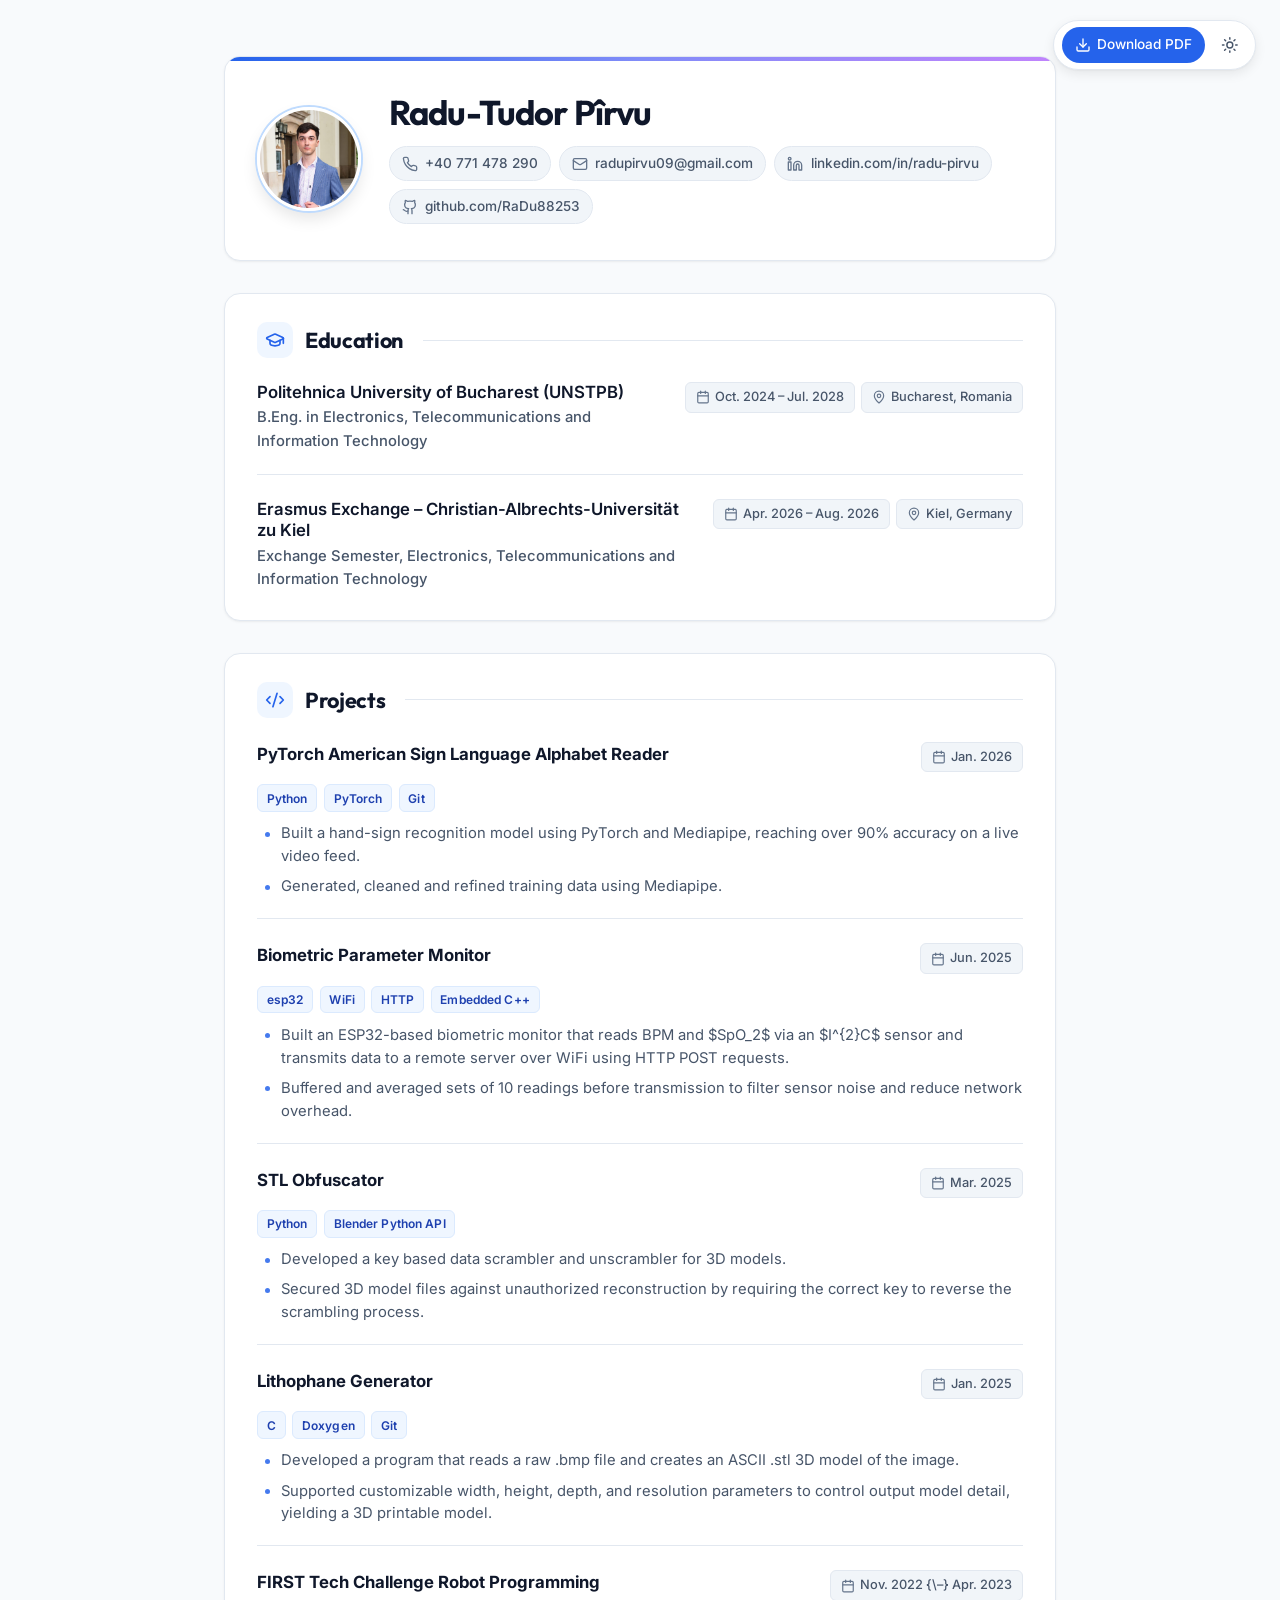
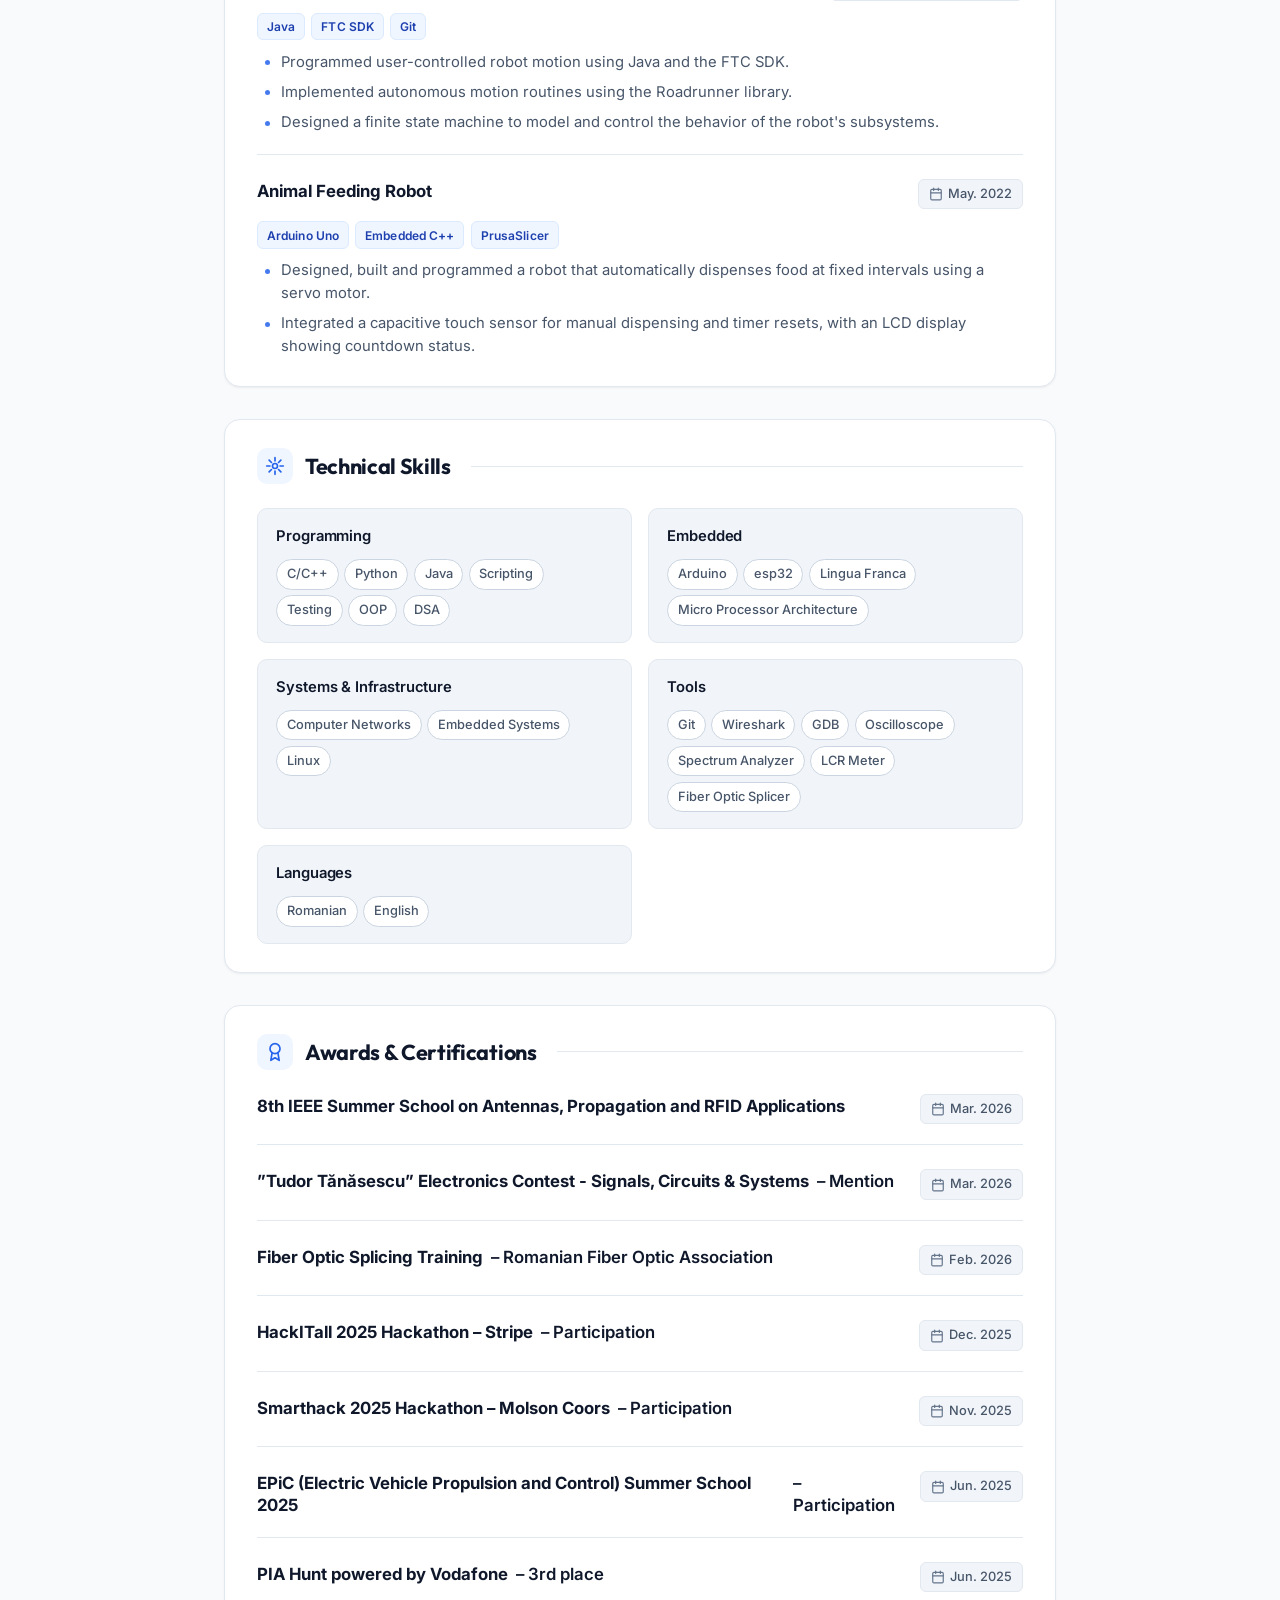
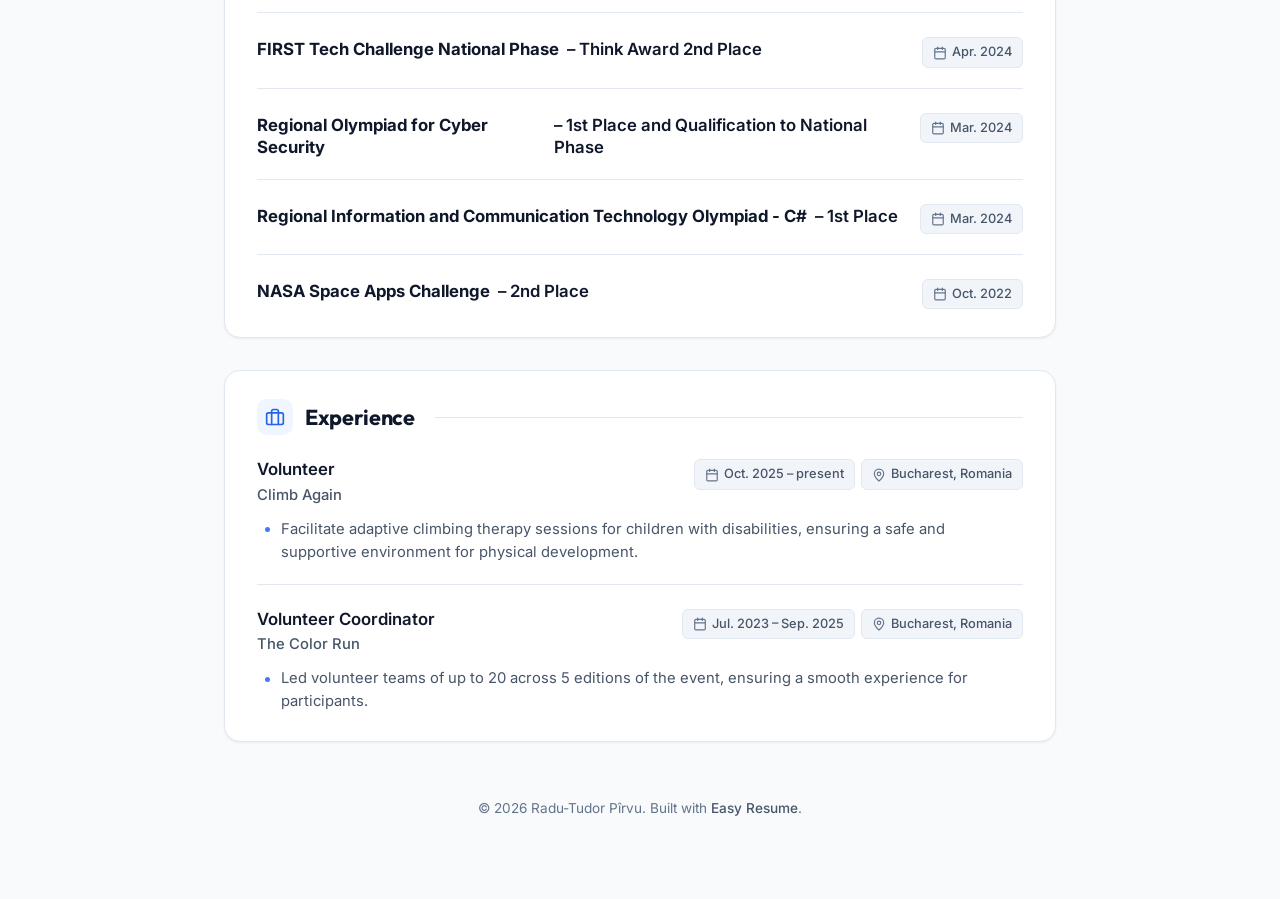
<file: index.html>
<!DOCTYPE html>
<html lang="en">
<head>
    <meta charset="UTF-8">
    <meta name="viewport" content="width=device-width, initial-scale=1.0">
    <title>Radu-Tudor Pîrvu &mdash; Portfolio &amp; Resume</title>
    <meta name="description" content="Resume and portfolio of Radu-Tudor Pîrvu">
    
    <!-- Google Fonts -->
    <link rel="preconnect" href="https://fonts.googleapis.com">
    <link rel="preconnect" href="https://fonts.gstatic.com" crossorigin>
    <link href="https://fonts.googleapis.com/css2?family=Inter:wght@300;400;500;600;700&family=Outfit:wght@500;600;700;800&display=swap" rel="stylesheet">
    
    <link rel="stylesheet" href="style.css">
</head>
<body>
    <a href="#main-content" class="skip-link">Skip to main content</a>
    
    <!-- Floating Action Toolbar -->
    <aside class="action-toolbar" aria-label="Page Actions">
        <a href="resume.pdf" class="action-btn pdf-btn" download aria-label="Download Resume PDF"><svg class="action-btn-icon" xmlns="http://www.w3.org/2000/svg" width="16" height="16" viewBox="0 0 24 24" fill="none" stroke="currentColor" stroke-width="2" stroke-linecap="round" stroke-linejoin="round" aria-hidden="true"><path d="M21 15v4a2 2 0 0 1-2 2H5a2 2 0 0 1-2-2v-4"/><polyline points="7 10 12 15 17 10"/><line x1="12" x2="12" y1="15" y2="3"/></svg><span>Download PDF</span></a><button id="theme-toggle" class="theme-toggle-btn" aria-label="Toggle Color Theme" title="Toggle dark/light theme">
        <svg class="theme-icon sun-icon" xmlns="http://www.w3.org/2000/svg" width="18" height="18" viewBox="0 0 24 24" fill="none" stroke="currentColor" stroke-width="2" stroke-linecap="round" stroke-linejoin="round" aria-hidden="true"><circle cx="12" cy="12" r="4"/><path d="M12 2v2"/><path d="M12 20v2"/><path d="m4.93 4.93 1.41 1.41"/><path d="m17.66 17.66 1.41 1.41"/><path d="M2 12h2"/><path d="M20 12h2"/><path d="m6.34 17.66-1.41 1.41"/><path d="m19.07 4.93-1.41 1.41"/></svg>
        <svg class="theme-icon moon-icon" xmlns="http://www.w3.org/2000/svg" width="18" height="18" viewBox="0 0 24 24" fill="none" stroke="currentColor" stroke-width="2" stroke-linecap="round" stroke-linejoin="round" aria-hidden="true"><path d="M12 3a6 6 0 0 0 9 9 9 9 0 1 1-9-9Z"/></svg>
    </button>
    </aside>

    <div class="portfolio-container">
        <!-- Hero Header -->
        <header class="portfolio-header">
            <div class="header-main">
                <div class="avatar-wrapper">
            <img src="photo.jpg" alt="Radu-Tudor Pîrvu" class="avatar-img" onerror="this.onerror=null; this.parentElement.style.display='none';" />
        </div>
                <div class="header-intro">
                    <h1 class="hero-name">Radu-Tudor Pîrvu</h1>
                    <div class="contact-badges-list">
                        <a href="tel:+40771478290" class="contact-pill" target="_blank" rel="noopener noreferrer"><svg class="icon" xmlns="http://www.w3.org/2000/svg" width="16" height="16" viewBox="0 0 24 24" fill="none" stroke="currentColor" stroke-width="2" stroke-linecap="round" stroke-linejoin="round" aria-hidden="true"><path d="M22 16.92v3a2 2 0 0 1-2.18 2 19.79 19.79 0 0 1-8.63-3.07 19.5 19.5 0 0 1-6-6 19.79 19.79 0 0 1-3.07-8.67A2 2 0 0 1 4.11 2h3a2 2 0 0 1 2 1.72 12.84 12.84 0 0 0 .7 2.81 2 2 0 0 1-.45 2.11L8.09 9.91a16 16 0 0 0 6 6l1.27-1.27a2 2 0 0 1 2.11-.45 12.84 12.84 0 0 0 2.81.7A2 2 0 0 1 22 16.92z"/></svg><span>+40 771 478 290</span></a>
        <a href="mailto:radupirvu09@gmail.com" class="contact-pill" target="_blank" rel="noopener noreferrer"><svg class="icon" xmlns="http://www.w3.org/2000/svg" width="16" height="16" viewBox="0 0 24 24" fill="none" stroke="currentColor" stroke-width="2" stroke-linecap="round" stroke-linejoin="round" aria-hidden="true"><rect width="20" height="16" x="2" y="4" rx="2"/><path d="m22 7-8.97 5.7a1.94 1.94 0 0 1-2.06 0L2 7"/></svg><span>radupirvu09@gmail.com</span></a>
        <a href="https://www.linkedin.com/in/radu-pirvu/" class="contact-pill" target="_blank" rel="noopener noreferrer"><svg class="icon" xmlns="http://www.w3.org/2000/svg" width="16" height="16" viewBox="0 0 24 24" fill="none" stroke="currentColor" stroke-width="2" stroke-linecap="round" stroke-linejoin="round" aria-hidden="true"><path d="M16 8a6 6 0 0 1 6 6v7h-4v-7a2 2 0 0 0-2-2 2 2 0 0 0-2 2v7h-4v-7a6 6 0 0 1 6-6z"/><rect width="4" height="12" x="2" y="9"/><circle cx="4" cy="4" r="2"/></svg><span>linkedin.com/in/radu-pirvu</span></a>
        <a href="https://github.com/RaDu88253" class="contact-pill" target="_blank" rel="noopener noreferrer"><svg class="icon" xmlns="http://www.w3.org/2000/svg" width="16" height="16" viewBox="0 0 24 24" fill="none" stroke="currentColor" stroke-width="2" stroke-linecap="round" stroke-linejoin="round" aria-hidden="true"><path d="M15 22v-4a4.8 4.8 0 0 0-1-3.5c3 0 6-2 6-5.5.08-1.25-.27-2.48-1-3.5.28-1.15.28-2.35 0-3.5 0 0-1 0-3 1.5-2.64-.5-5.36-.5-8 0C6 2 5 2 5 2c-.3 1.15-.3 2.35 0 3.5A5.403 5.403 0 0 0 4 9c0 3.5 3 5.5 6 5.5-.39.49-.68 1.05-.85 1.65-.17.6-.22 1.23-.15 1.85v4"/><path d="M9 18c-4.51 2-5-2-7-2"/></svg><span>github.com/RaDu88253</span></a>
                    </div>
                </div>
            </div>
        </header>

        <!-- Main Resume Content -->
        <main id="main-content" class="portfolio-main">
            <section class="resume-section" id="education">
    <div class="section-title-wrapper">
        <div class="section-icon-box"><svg class="section-icon" xmlns="http://www.w3.org/2000/svg" width="20" height="20" viewBox="0 0 24 24" fill="none" stroke="currentColor" stroke-width="2" stroke-linecap="round" stroke-linejoin="round" aria-hidden="true"><path d="M21.42 10.922a1 1 0 0 0-.019-1.838L12.83 5.18a2 2 0 0 0-1.66 0L2.6 9.08a1 1 0 0 0 0 1.832l8.57 3.908a2 2 0 0 0 1.66 0z"/><path d="M22 10v6"/><path d="M6 12.5V16a6 3 0 0 0 12 0v-3.5"/></svg></div>
        <h2 class="section-heading">Education</h2>
        <div class="section-line"></div>
    </div>
    <div class="section-body">
        <article class="entry-card subheading-card">
        <div class="entry-header">
            <div class="entry-title-box">
                <h3 class="entry-title">Politehnica University of Bucharest (UNSTPB)</h3>
                <div class="entry-subtitle">B.Eng. in Electronics, Telecommunications and Information Technology</div>
            </div>
            <div class="entry-meta-box"><span class="meta-badge date-badge"><svg class="meta-icon" xmlns="http://www.w3.org/2000/svg" width="14" height="14" viewBox="0 0 24 24" fill="none" stroke="currentColor" stroke-width="2" stroke-linecap="round" stroke-linejoin="round" aria-hidden="true"><rect width="18" height="18" x="3" y="4" rx="2"/><path d="M3 10h18"/><path d="M8 2v4"/><path d="M16 2v4"/></svg><span>Oct. 2024 &ndash; Jul. 2028</span></span>
            <span class="meta-badge loc-badge"><svg class="meta-icon" xmlns="http://www.w3.org/2000/svg" width="14" height="14" viewBox="0 0 24 24" fill="none" stroke="currentColor" stroke-width="2" stroke-linecap="round" stroke-linejoin="round" aria-hidden="true"><path d="M20 10c0 4.993-5.539 10.193-7.399 11.799a1 1 0 0 1-1.202 0C9.539 20.193 4 14.993 4 10a8 8 0 0 1 16 0"/><circle cx="12" cy="10" r="3"/></svg><span>Bucharest, Romania</span></span></div>
        </div>
        
    </article>
    <article class="entry-card subheading-card">
        <div class="entry-header">
            <div class="entry-title-box">
                <h3 class="entry-title">Erasmus Exchange &ndash; Christian-Albrechts-Universität zu Kiel</h3>
                <div class="entry-subtitle">Exchange Semester, Electronics, Telecommunications and Information Technology</div>
            </div>
            <div class="entry-meta-box"><span class="meta-badge date-badge"><svg class="meta-icon" xmlns="http://www.w3.org/2000/svg" width="14" height="14" viewBox="0 0 24 24" fill="none" stroke="currentColor" stroke-width="2" stroke-linecap="round" stroke-linejoin="round" aria-hidden="true"><rect width="18" height="18" x="3" y="4" rx="2"/><path d="M3 10h18"/><path d="M8 2v4"/><path d="M16 2v4"/></svg><span>Apr. 2026 &ndash; Aug. 2026</span></span>
            <span class="meta-badge loc-badge"><svg class="meta-icon" xmlns="http://www.w3.org/2000/svg" width="14" height="14" viewBox="0 0 24 24" fill="none" stroke="currentColor" stroke-width="2" stroke-linecap="round" stroke-linejoin="round" aria-hidden="true"><path d="M20 10c0 4.993-5.539 10.193-7.399 11.799a1 1 0 0 1-1.202 0C9.539 20.193 4 14.993 4 10a8 8 0 0 1 16 0"/><circle cx="12" cy="10" r="3"/></svg><span>Kiel, Germany</span></span></div>
        </div>
        
    </article>
    </div>
</section>

<section class="resume-section" id="projects">
    <div class="section-title-wrapper">
        <div class="section-icon-box"><svg class="section-icon" xmlns="http://www.w3.org/2000/svg" width="20" height="20" viewBox="0 0 24 24" fill="none" stroke="currentColor" stroke-width="2" stroke-linecap="round" stroke-linejoin="round" aria-hidden="true"><path d="m18 16 4-4-4-4"/><path d="m6 8-4 4 4 4"/><path d="m14.5 4-5 16"/></svg></div>
        <h2 class="section-heading">Projects</h2>
        <div class="section-line"></div>
    </div>
    <div class="section-body">
        <article class="entry-card project-card">
        <div class="entry-header">
            <div class="entry-title-box">
                <h3 class="project-title"><strong>PyTorch American Sign Language Alphabet Reader</strong></h3>
                
            </div>
            <div class="entry-meta-box"><span class="meta-badge date-badge"><svg class="meta-icon" xmlns="http://www.w3.org/2000/svg" width="14" height="14" viewBox="0 0 24 24" fill="none" stroke="currentColor" stroke-width="2" stroke-linecap="round" stroke-linejoin="round" aria-hidden="true"><rect width="18" height="18" x="3" y="4" rx="2"/><path d="M3 10h18"/><path d="M8 2v4"/><path d="M16 2v4"/></svg><span>Jan. 2026</span></span></div>
        </div>
        <div class="tech-tags"><span class="tech-pill">Python</span><span class="tech-pill">PyTorch</span><span class="tech-pill">Git</span></div>
        <ul class="bullet-list">
            <li>Built a hand-sign recognition model using PyTorch and Mediapipe, reaching over 90% accuracy on a live video feed.</li>
            <li>Generated, cleaned and refined training data using Mediapipe.</li>
        </ul>
    </article>
    <article class="entry-card project-card">
        <div class="entry-header">
            <div class="entry-title-box">
                <h3 class="project-title"><strong>Biometric Parameter Monitor</strong></h3>
                
            </div>
            <div class="entry-meta-box"><span class="meta-badge date-badge"><svg class="meta-icon" xmlns="http://www.w3.org/2000/svg" width="14" height="14" viewBox="0 0 24 24" fill="none" stroke="currentColor" stroke-width="2" stroke-linecap="round" stroke-linejoin="round" aria-hidden="true"><rect width="18" height="18" x="3" y="4" rx="2"/><path d="M3 10h18"/><path d="M8 2v4"/><path d="M16 2v4"/></svg><span>Jun. 2025</span></span></div>
        </div>
        <div class="tech-tags"><span class="tech-pill">esp32</span><span class="tech-pill">WiFi</span><span class="tech-pill">HTTP</span><span class="tech-pill">Embedded C++</span></div>
        <ul class="bullet-list">
            <li>Built an ESP32-based biometric monitor that reads BPM and $SpO_2$ via an $I^{2}C$ sensor and transmits data to a remote server over WiFi using HTTP POST requests.</li>
            <li>Buffered and averaged sets of 10 readings before transmission to filter sensor noise and reduce network overhead.</li>
        </ul>
    </article>
    <article class="entry-card project-card">
        <div class="entry-header">
            <div class="entry-title-box">
                <h3 class="project-title"><strong>STL Obfuscator</strong></h3>
                
            </div>
            <div class="entry-meta-box"><span class="meta-badge date-badge"><svg class="meta-icon" xmlns="http://www.w3.org/2000/svg" width="14" height="14" viewBox="0 0 24 24" fill="none" stroke="currentColor" stroke-width="2" stroke-linecap="round" stroke-linejoin="round" aria-hidden="true"><rect width="18" height="18" x="3" y="4" rx="2"/><path d="M3 10h18"/><path d="M8 2v4"/><path d="M16 2v4"/></svg><span>Mar. 2025</span></span></div>
        </div>
        <div class="tech-tags"><span class="tech-pill">Python</span><span class="tech-pill">Blender Python API</span></div>
        <ul class="bullet-list">
            <li>Developed a key based data scrambler and unscrambler for 3D models.</li>
            <li>Secured 3D model files against unauthorized reconstruction by requiring the correct key to reverse the scrambling process.</li>
        </ul>
    </article>
    <article class="entry-card project-card">
        <div class="entry-header">
            <div class="entry-title-box">
                <h3 class="project-title"><strong>Lithophane Generator</strong></h3>
                
            </div>
            <div class="entry-meta-box"><span class="meta-badge date-badge"><svg class="meta-icon" xmlns="http://www.w3.org/2000/svg" width="14" height="14" viewBox="0 0 24 24" fill="none" stroke="currentColor" stroke-width="2" stroke-linecap="round" stroke-linejoin="round" aria-hidden="true"><rect width="18" height="18" x="3" y="4" rx="2"/><path d="M3 10h18"/><path d="M8 2v4"/><path d="M16 2v4"/></svg><span>Jan. 2025</span></span></div>
        </div>
        <div class="tech-tags"><span class="tech-pill">C</span><span class="tech-pill">Doxygen</span><span class="tech-pill">Git</span></div>
        <ul class="bullet-list">
            <li>Developed a program that reads a raw .bmp file and creates an ASCII .stl 3D model of the image.</li>
            <li>Supported customizable width, height, depth, and resolution parameters to control output model detail, yielding a 3D printable model.</li>
        </ul>
    </article>
    <article class="entry-card project-card">
        <div class="entry-header">
            <div class="entry-title-box">
                <h3 class="project-title"><strong>FIRST Tech Challenge Robot Programming</strong></h3>
                
            </div>
            <div class="entry-meta-box"><span class="meta-badge date-badge"><svg class="meta-icon" xmlns="http://www.w3.org/2000/svg" width="14" height="14" viewBox="0 0 24 24" fill="none" stroke="currentColor" stroke-width="2" stroke-linecap="round" stroke-linejoin="round" aria-hidden="true"><rect width="18" height="18" x="3" y="4" rx="2"/><path d="M3 10h18"/><path d="M8 2v4"/><path d="M16 2v4"/></svg><span>Nov. 2022 {\&ndash;} Apr. 2023</span></span></div>
        </div>
        <div class="tech-tags"><span class="tech-pill">Java</span><span class="tech-pill">FTC SDK</span><span class="tech-pill">Git</span></div>
        <ul class="bullet-list">
            <li>Programmed user-controlled robot motion using Java and the FTC SDK.</li>
            <li>Implemented autonomous motion routines using the Roadrunner library.</li>
            <li>Designed a finite state machine to model and control the behavior of the robot's subsystems.</li>
        </ul>
    </article>
    <article class="entry-card project-card">
        <div class="entry-header">
            <div class="entry-title-box">
                <h3 class="project-title"><strong>Animal Feeding Robot</strong></h3>
                
            </div>
            <div class="entry-meta-box"><span class="meta-badge date-badge"><svg class="meta-icon" xmlns="http://www.w3.org/2000/svg" width="14" height="14" viewBox="0 0 24 24" fill="none" stroke="currentColor" stroke-width="2" stroke-linecap="round" stroke-linejoin="round" aria-hidden="true"><rect width="18" height="18" x="3" y="4" rx="2"/><path d="M3 10h18"/><path d="M8 2v4"/><path d="M16 2v4"/></svg><span>May. 2022</span></span></div>
        </div>
        <div class="tech-tags"><span class="tech-pill">Arduino Uno</span><span class="tech-pill">Embedded C++</span><span class="tech-pill">PrusaSlicer</span></div>
        <ul class="bullet-list">
            <li>Designed, built and programmed a robot that automatically dispenses food at fixed intervals using a servo motor.</li>
            <li>Integrated a capacitive touch sensor for manual dispensing and timer resets, with an LCD display showing countdown status.</li>
        </ul>
    </article>
    </div>
</section>

<section class="resume-section" id="technical-skills">
    <div class="section-title-wrapper">
        <div class="section-icon-box"><svg class="section-icon" xmlns="http://www.w3.org/2000/svg" width="20" height="20" viewBox="0 0 24 24" fill="none" stroke="currentColor" stroke-width="2" stroke-linecap="round" stroke-linejoin="round" aria-hidden="true"><path d="M12 2v4"/><path d="m4.93 4.93 2.83 2.83"/><path d="M2 12h4"/><path d="m4.93 19.07 2.83-2.83"/><path d="M12 18v4"/><path d="m16.24 16.24 2.83 2.83"/><path d="M18 12h4"/><path d="m16.24 7.76 2.83-2.83"/><circle cx="12" cy="12" r="3"/></svg></div>
        <h2 class="section-heading">Technical Skills</h2>
        <div class="section-line"></div>
    </div>
    <div class="section-body">
        <div class="skills-grid">
        <div class="skill-category-card">
            <h3 class="skill-category-name">Programming</h3>
            <div class="skill-tags-group">
                <span class="skill-tag">C/C++</span>
            <span class="skill-tag">Python</span>
            <span class="skill-tag">Java</span>
            <span class="skill-tag">Scripting</span>
            <span class="skill-tag">Testing</span>
            <span class="skill-tag">OOP</span>
            <span class="skill-tag">DSA</span>
            </div>
        </div><div class="skill-category-card">
            <h3 class="skill-category-name">Embedded</h3>
            <div class="skill-tags-group">
                <span class="skill-tag">Arduino</span>
            <span class="skill-tag">esp32</span>
            <span class="skill-tag">Lingua Franca</span>
            <span class="skill-tag">Micro Processor Architecture</span>
            </div>
        </div><div class="skill-category-card">
            <h3 class="skill-category-name">Systems &amp; Infrastructure</h3>
            <div class="skill-tags-group">
                <span class="skill-tag">Computer Networks</span>
            <span class="skill-tag">Embedded Systems</span>
            <span class="skill-tag">Linux</span>
            </div>
        </div><div class="skill-category-card">
            <h3 class="skill-category-name">Tools</h3>
            <div class="skill-tags-group">
                <span class="skill-tag">Git</span>
            <span class="skill-tag">Wireshark</span>
            <span class="skill-tag">GDB</span>
            <span class="skill-tag">Oscilloscope</span>
            <span class="skill-tag">Spectrum Analyzer</span>
            <span class="skill-tag">LCR Meter</span>
            <span class="skill-tag">Fiber Optic Splicer</span>
            </div>
        </div><div class="skill-category-card">
            <h3 class="skill-category-name">Languages</h3>
            <div class="skill-tags-group">
                <span class="skill-tag">Romanian</span>
            <span class="skill-tag">English</span>
            </div>
        </div>
    </div>
    </div>
</section>

<section class="resume-section" id="awards-amp-certifications">
    <div class="section-title-wrapper">
        <div class="section-icon-box"><svg class="section-icon" xmlns="http://www.w3.org/2000/svg" width="20" height="20" viewBox="0 0 24 24" fill="none" stroke="currentColor" stroke-width="2" stroke-linecap="round" stroke-linejoin="round" aria-hidden="true"><circle cx="12" cy="8" r="6"/><path d="M15.477 12.89 17 22l-5-3-5 3 1.523-9.11"/></svg></div>
        <h2 class="section-heading">Awards &amp; Certifications</h2>
        <div class="section-line"></div>
    </div>
    <div class="section-body">
        <article class="entry-card project-card">
        <div class="entry-header">
            <div class="entry-title-box">
                <h3 class="project-title"><strong>8th IEEE Summer School on Antennas, Propagation and RFID Applications</strong></h3>
                
            </div>
            <div class="entry-meta-box"><span class="meta-badge date-badge"><svg class="meta-icon" xmlns="http://www.w3.org/2000/svg" width="14" height="14" viewBox="0 0 24 24" fill="none" stroke="currentColor" stroke-width="2" stroke-linecap="round" stroke-linejoin="round" aria-hidden="true"><rect width="18" height="18" x="3" y="4" rx="2"/><path d="M3 10h18"/><path d="M8 2v4"/><path d="M16 2v4"/></svg><span>Mar. 2026</span></span></div>
        </div>
        
        
    </article>
    <article class="entry-card project-card">
        <div class="entry-header">
            <div class="entry-title-box">
                <h3 class="project-title"><strong>”Tudor Tănăsescu” Electronics Contest - Signals, Circuits &amp; Systems</strong> &ndash; Mention</h3>
                
            </div>
            <div class="entry-meta-box"><span class="meta-badge date-badge"><svg class="meta-icon" xmlns="http://www.w3.org/2000/svg" width="14" height="14" viewBox="0 0 24 24" fill="none" stroke="currentColor" stroke-width="2" stroke-linecap="round" stroke-linejoin="round" aria-hidden="true"><rect width="18" height="18" x="3" y="4" rx="2"/><path d="M3 10h18"/><path d="M8 2v4"/><path d="M16 2v4"/></svg><span>Mar. 2026</span></span></div>
        </div>
        
        
    </article>
    <article class="entry-card project-card">
        <div class="entry-header">
            <div class="entry-title-box">
                <h3 class="project-title"><strong>Fiber Optic Splicing Training</strong> &ndash; Romanian Fiber Optic Association</h3>
                
            </div>
            <div class="entry-meta-box"><span class="meta-badge date-badge"><svg class="meta-icon" xmlns="http://www.w3.org/2000/svg" width="14" height="14" viewBox="0 0 24 24" fill="none" stroke="currentColor" stroke-width="2" stroke-linecap="round" stroke-linejoin="round" aria-hidden="true"><rect width="18" height="18" x="3" y="4" rx="2"/><path d="M3 10h18"/><path d="M8 2v4"/><path d="M16 2v4"/></svg><span>Feb. 2026</span></span></div>
        </div>
        
        
    </article>
    <article class="entry-card project-card">
        <div class="entry-header">
            <div class="entry-title-box">
                <h3 class="project-title"><strong>HackITall 2025 Hackathon &ndash; Stripe</strong> &ndash; Participation</h3>
                
            </div>
            <div class="entry-meta-box"><span class="meta-badge date-badge"><svg class="meta-icon" xmlns="http://www.w3.org/2000/svg" width="14" height="14" viewBox="0 0 24 24" fill="none" stroke="currentColor" stroke-width="2" stroke-linecap="round" stroke-linejoin="round" aria-hidden="true"><rect width="18" height="18" x="3" y="4" rx="2"/><path d="M3 10h18"/><path d="M8 2v4"/><path d="M16 2v4"/></svg><span>Dec. 2025</span></span></div>
        </div>
        
        
    </article>
    <article class="entry-card project-card">
        <div class="entry-header">
            <div class="entry-title-box">
                <h3 class="project-title"><strong>Smarthack 2025 Hackathon &ndash; Molson Coors</strong> &ndash; Participation</h3>
                
            </div>
            <div class="entry-meta-box"><span class="meta-badge date-badge"><svg class="meta-icon" xmlns="http://www.w3.org/2000/svg" width="14" height="14" viewBox="0 0 24 24" fill="none" stroke="currentColor" stroke-width="2" stroke-linecap="round" stroke-linejoin="round" aria-hidden="true"><rect width="18" height="18" x="3" y="4" rx="2"/><path d="M3 10h18"/><path d="M8 2v4"/><path d="M16 2v4"/></svg><span>Nov. 2025</span></span></div>
        </div>
        
        
    </article>
    <article class="entry-card project-card">
        <div class="entry-header">
            <div class="entry-title-box">
                <h3 class="project-title"><strong>EPiC (Electric Vehicle Propulsion and Control) Summer School 2025</strong> &ndash; Participation</h3>
                
            </div>
            <div class="entry-meta-box"><span class="meta-badge date-badge"><svg class="meta-icon" xmlns="http://www.w3.org/2000/svg" width="14" height="14" viewBox="0 0 24 24" fill="none" stroke="currentColor" stroke-width="2" stroke-linecap="round" stroke-linejoin="round" aria-hidden="true"><rect width="18" height="18" x="3" y="4" rx="2"/><path d="M3 10h18"/><path d="M8 2v4"/><path d="M16 2v4"/></svg><span>Jun. 2025</span></span></div>
        </div>
        
        
    </article>
    <article class="entry-card project-card">
        <div class="entry-header">
            <div class="entry-title-box">
                <h3 class="project-title"><strong>PIA Hunt powered by Vodafone</strong> &ndash; 3rd place</h3>
                
            </div>
            <div class="entry-meta-box"><span class="meta-badge date-badge"><svg class="meta-icon" xmlns="http://www.w3.org/2000/svg" width="14" height="14" viewBox="0 0 24 24" fill="none" stroke="currentColor" stroke-width="2" stroke-linecap="round" stroke-linejoin="round" aria-hidden="true"><rect width="18" height="18" x="3" y="4" rx="2"/><path d="M3 10h18"/><path d="M8 2v4"/><path d="M16 2v4"/></svg><span>Jun. 2025</span></span></div>
        </div>
        
        
    </article>
    <article class="entry-card project-card">
        <div class="entry-header">
            <div class="entry-title-box">
                <h3 class="project-title"><strong>FIRST Tech Challenge National Phase</strong> &ndash; Think Award 2nd Place</h3>
                
            </div>
            <div class="entry-meta-box"><span class="meta-badge date-badge"><svg class="meta-icon" xmlns="http://www.w3.org/2000/svg" width="14" height="14" viewBox="0 0 24 24" fill="none" stroke="currentColor" stroke-width="2" stroke-linecap="round" stroke-linejoin="round" aria-hidden="true"><rect width="18" height="18" x="3" y="4" rx="2"/><path d="M3 10h18"/><path d="M8 2v4"/><path d="M16 2v4"/></svg><span>Apr. 2024</span></span></div>
        </div>
        
        
    </article>
    <article class="entry-card project-card">
        <div class="entry-header">
            <div class="entry-title-box">
                <h3 class="project-title"><strong>Regional Olympiad for Cyber Security</strong> &ndash; 1st Place and Qualification to National Phase</h3>
                
            </div>
            <div class="entry-meta-box"><span class="meta-badge date-badge"><svg class="meta-icon" xmlns="http://www.w3.org/2000/svg" width="14" height="14" viewBox="0 0 24 24" fill="none" stroke="currentColor" stroke-width="2" stroke-linecap="round" stroke-linejoin="round" aria-hidden="true"><rect width="18" height="18" x="3" y="4" rx="2"/><path d="M3 10h18"/><path d="M8 2v4"/><path d="M16 2v4"/></svg><span>Mar. 2024</span></span></div>
        </div>
        
        
    </article>
    <article class="entry-card project-card">
        <div class="entry-header">
            <div class="entry-title-box">
                <h3 class="project-title"><strong>Regional Information and Communication Technology Olympiad - C#</strong> &ndash; 1st Place</h3>
                
            </div>
            <div class="entry-meta-box"><span class="meta-badge date-badge"><svg class="meta-icon" xmlns="http://www.w3.org/2000/svg" width="14" height="14" viewBox="0 0 24 24" fill="none" stroke="currentColor" stroke-width="2" stroke-linecap="round" stroke-linejoin="round" aria-hidden="true"><rect width="18" height="18" x="3" y="4" rx="2"/><path d="M3 10h18"/><path d="M8 2v4"/><path d="M16 2v4"/></svg><span>Mar. 2024</span></span></div>
        </div>
        
        
    </article>
    <article class="entry-card project-card">
        <div class="entry-header">
            <div class="entry-title-box">
                <h3 class="project-title"><strong>NASA Space Apps Challenge</strong> &ndash; 2nd Place</h3>
                
            </div>
            <div class="entry-meta-box"><span class="meta-badge date-badge"><svg class="meta-icon" xmlns="http://www.w3.org/2000/svg" width="14" height="14" viewBox="0 0 24 24" fill="none" stroke="currentColor" stroke-width="2" stroke-linecap="round" stroke-linejoin="round" aria-hidden="true"><rect width="18" height="18" x="3" y="4" rx="2"/><path d="M3 10h18"/><path d="M8 2v4"/><path d="M16 2v4"/></svg><span>Oct. 2022</span></span></div>
        </div>
        
        
    </article>
    </div>
</section>

<section class="resume-section" id="experience">
    <div class="section-title-wrapper">
        <div class="section-icon-box"><svg class="section-icon" xmlns="http://www.w3.org/2000/svg" width="20" height="20" viewBox="0 0 24 24" fill="none" stroke="currentColor" stroke-width="2" stroke-linecap="round" stroke-linejoin="round" aria-hidden="true"><rect width="20" height="14" x="2" y="7" rx="2"/><path d="M16 21V5a2 2 0 0 0-2-2h-4a2 2 0 0 0-2 2v16"/></svg></div>
        <h2 class="section-heading">Experience</h2>
        <div class="section-line"></div>
    </div>
    <div class="section-body">
        <article class="entry-card subheading-card">
        <div class="entry-header">
            <div class="entry-title-box">
                <h3 class="entry-title">Volunteer</h3>
                <div class="entry-subtitle">Climb Again</div>
            </div>
            <div class="entry-meta-box"><span class="meta-badge date-badge"><svg class="meta-icon" xmlns="http://www.w3.org/2000/svg" width="14" height="14" viewBox="0 0 24 24" fill="none" stroke="currentColor" stroke-width="2" stroke-linecap="round" stroke-linejoin="round" aria-hidden="true"><rect width="18" height="18" x="3" y="4" rx="2"/><path d="M3 10h18"/><path d="M8 2v4"/><path d="M16 2v4"/></svg><span>Oct. 2025 &ndash; present</span></span>
            <span class="meta-badge loc-badge"><svg class="meta-icon" xmlns="http://www.w3.org/2000/svg" width="14" height="14" viewBox="0 0 24 24" fill="none" stroke="currentColor" stroke-width="2" stroke-linecap="round" stroke-linejoin="round" aria-hidden="true"><path d="M20 10c0 4.993-5.539 10.193-7.399 11.799a1 1 0 0 1-1.202 0C9.539 20.193 4 14.993 4 10a8 8 0 0 1 16 0"/><circle cx="12" cy="10" r="3"/></svg><span>Bucharest, Romania</span></span></div>
        </div>
        <ul class="bullet-list">
            <li>Facilitate adaptive climbing therapy sessions for children with disabilities, ensuring a safe and supportive environment for physical development.</li>
        </ul>
    </article>
    <article class="entry-card subheading-card">
        <div class="entry-header">
            <div class="entry-title-box">
                <h3 class="entry-title">Volunteer Coordinator</h3>
                <div class="entry-subtitle">The Color Run</div>
            </div>
            <div class="entry-meta-box"><span class="meta-badge date-badge"><svg class="meta-icon" xmlns="http://www.w3.org/2000/svg" width="14" height="14" viewBox="0 0 24 24" fill="none" stroke="currentColor" stroke-width="2" stroke-linecap="round" stroke-linejoin="round" aria-hidden="true"><rect width="18" height="18" x="3" y="4" rx="2"/><path d="M3 10h18"/><path d="M8 2v4"/><path d="M16 2v4"/></svg><span>Jul. 2023 &ndash; Sep. 2025</span></span>
            <span class="meta-badge loc-badge"><svg class="meta-icon" xmlns="http://www.w3.org/2000/svg" width="14" height="14" viewBox="0 0 24 24" fill="none" stroke="currentColor" stroke-width="2" stroke-linecap="round" stroke-linejoin="round" aria-hidden="true"><path d="M20 10c0 4.993-5.539 10.193-7.399 11.799a1 1 0 0 1-1.202 0C9.539 20.193 4 14.993 4 10a8 8 0 0 1 16 0"/><circle cx="12" cy="10" r="3"/></svg><span>Bucharest, Romania</span></span></div>
        </div>
        <ul class="bullet-list">
            <li>Led volunteer teams of up to 20 across 5 editions of the event, ensuring a smooth experience for participants.</li>
        </ul>
    </article>
    </div>
</section>
        </main>

        <!-- Footer -->
        <footer class="portfolio-footer">
            <p>&copy; <span id="year"></span> Radu-Tudor Pîrvu. Built with <a href="https://github.com/RaDu88253/easy-resume" target="_blank" rel="noopener noreferrer">Easy Resume</a>.</p>
        </footer>
    </div>

    <!-- Theme & Year Script -->
    <script>
        // Automatic Year
        document.getElementById('year').textContent = new Date().getFullYear();

        // Theme Toggle Script
        (function() {
            const toggleBtn = document.getElementById('theme-toggle');
            if (!toggleBtn) return;

            function getInitialTheme() {
                const saved = localStorage.getItem('theme');
                if (saved) return saved;
                return window.matchMedia('(prefers-color-scheme: dark)').matches ? 'dark' : 'light';
            }

            function applyTheme(theme) {
                if (theme === 'dark') {
                    document.documentElement.classList.add('dark-theme');
                    document.documentElement.classList.remove('light-theme');
                } else {
                    document.documentElement.classList.add('light-theme');
                    document.documentElement.classList.remove('dark-theme');
                }
                localStorage.setItem('theme', theme);
            }

            const current = getInitialTheme();
            applyTheme(current);

            toggleBtn.addEventListener('click', () => {
                const isDark = document.documentElement.classList.contains('dark-theme');
                applyTheme(isDark ? 'light' : 'dark');
            });

            // Listen for OS preference changes
            window.matchMedia('(prefers-color-scheme: dark)').addEventListener('change', (e) => {
                if (!localStorage.getItem('theme')) {
                    applyTheme(e.matches ? 'dark' : 'light');
                }
            });
        })();
    </script>
</body>
</html>
</file>
<file: style.css>
/* ==========================================================================
   Easy Resume - Modern Portfolio & Resume Stylesheet
   Responsive Design with Dark/Light Mode
   ========================================================================== */

/* --- CSS Design Tokens --- */
:root {
  /* Color Palette - Light Mode */
  --bg-page: #f8fafc;
  --bg-surface: #ffffff;
  --bg-surface-raised: #f1f5f9;
  --bg-subtle: #f8fafc;
  
  --text-primary: #0f172a;
  --text-secondary: #475569;
  --text-muted: #64748b;
  --text-inverse: #ffffff;
  
  --accent: #2563eb;
  --accent-hover: #1d4ed8;
  --accent-light: #eff6ff;
  --accent-border: #bfdbfe;
  
  --border-subtle: #e2e8f0;
  --border-strong: #cbd5e1;
  --divider: #e2e8f0;
  
  --badge-bg: #f1f5f9;
  --badge-text: #334155;
  --badge-border: #e2e8f0;
  
  --tag-bg: #eff6ff;
  --tag-text: #1e40af;
  --tag-border: #dbeafe;
  
  --card-shadow: 0 1px 3px 0 rgba(0, 0, 0, 0.05), 0 1px 2px -1px rgba(0, 0, 0, 0.05);
  --card-shadow-hover: 0 10px 15px -3px rgba(0, 0, 0, 0.08), 0 4px 6px -4px rgba(0, 0, 0, 0.04);
  --toolbar-shadow: 0 4px 12px rgba(0, 0, 0, 0.08), 0 1px 2px rgba(0, 0, 0, 0.04);
  
  /* Typography */
  --font-heading: 'Outfit', -apple-system, BlinkMacSystemFont, "Segoe UI", Roboto, sans-serif;
  --font-body: 'Inter', -apple-system, BlinkMacSystemFont, "Segoe UI", Roboto, sans-serif;
  --font-mono: ui-monospace, SFMono-Regular, Menlo, Monaco, Consolas, monospace;
  
  /* Layout & Sizing */
  --max-width: 880px;
  --radius-sm: 6px;
  --radius-md: 10px;
  --radius-lg: 16px;
  --radius-full: 9999px;
  
  /* Animation */
  --transition-fast: 150ms cubic-bezier(0.4, 0, 0.2, 1);
  --transition-normal: 250ms cubic-bezier(0.4, 0, 0.2, 1);
}

/* Color Palette - Dark Mode */
@media (prefers-color-scheme: dark) {
  :root:not(.light-theme) {
    --bg-page: #0b0f19;
    --bg-surface: #131b2e;
    --bg-surface-raised: #1e293b;
    --bg-subtle: #162035;
    
    --text-primary: #f8fafc;
    --text-secondary: #cbd5e1;
    --text-muted: #94a3b8;
    --text-inverse: #0f172a;
    
    --accent: #3b82f6;
    --accent-hover: #60a5fa;
    --accent-light: rgba(59, 130, 246, 0.15);
    --accent-border: rgba(59, 130, 246, 0.3);
    
    --border-subtle: #1e293b;
    --border-strong: #334155;
    --divider: #1e293b;
    
    --badge-bg: #1e293b;
    --badge-text: #cbd5e1;
    --badge-border: #334155;
    
    --tag-bg: rgba(59, 130, 246, 0.15);
    --tag-text: #93c5fd;
    --tag-border: rgba(59, 130, 246, 0.3);
    
    --card-shadow: 0 2px 4px rgba(0, 0, 0, 0.4);
    --card-shadow-hover: 0 12px 20px -4px rgba(0, 0, 0, 0.6);
    --toolbar-shadow: 0 4px 16px rgba(0, 0, 0, 0.5);
  }
}

html.dark-theme {
  --bg-page: #0b0f19;
  --bg-surface: #131b2e;
  --bg-surface-raised: #1e293b;
  --bg-subtle: #162035;
  
  --text-primary: #f8fafc;
  --text-secondary: #cbd5e1;
  --text-muted: #94a3b8;
  --text-inverse: #0f172a;
  
  --accent: #3b82f6;
  --accent-hover: #60a5fa;
  --accent-light: rgba(59, 130, 246, 0.15);
  --accent-border: rgba(59, 130, 246, 0.3);
  
  --border-subtle: #1e293b;
  --border-strong: #334155;
  --divider: #1e293b;
  
  --badge-bg: #1e293b;
  --badge-text: #cbd5e1;
  --badge-border: #334155;
  
  --tag-bg: rgba(59, 130, 246, 0.15);
  --tag-text: #93c5fd;
  --tag-border: rgba(59, 130, 246, 0.3);
  
  --card-shadow: 0 2px 4px rgba(0, 0, 0, 0.4);
  --card-shadow-hover: 0 12px 20px -4px rgba(0, 0, 0, 0.6);
  --toolbar-shadow: 0 4px 16px rgba(0, 0, 0, 0.5);
}

/* --- Base & Reset --- */
*, *::before, *::after {
  box-sizing: border-box;
  margin: 0;
  padding: 0;
}

html {
  font-size: 16px;
  scroll-behavior: smooth;
  -webkit-text-size-adjust: 100%;
}

body {
  font-family: var(--font-body);
  background-color: var(--bg-page);
  color: var(--text-primary);
  line-height: 1.6;
  min-height: 100vh;
  transition: background-color var(--transition-normal), color var(--transition-normal);
  -webkit-font-smoothing: antialiased;
  -moz-osx-font-smoothing: grayscale;
}

/* Skip link */
.skip-link {
  position: absolute;
  top: -50px;
  left: 1rem;
  background: var(--accent);
  color: var(--text-inverse);
  padding: 0.5rem 1rem;
  border-radius: var(--radius-sm);
  z-index: 100;
  font-weight: 600;
  transition: top var(--transition-fast);
  text-decoration: none;
}
.skip-link:focus {
  top: 1rem;
}

/* Focus styles */
:focus-visible {
  outline: 2px solid var(--accent);
  outline-offset: 3px;
}

/* --- Floating Action Toolbar --- */
.action-toolbar {
  position: fixed;
  top: 1.25rem;
  right: 1.5rem;
  display: flex;
  align-items: center;
  gap: 0.5rem;
  z-index: 50;
  background: var(--bg-surface);
  padding: 0.35rem 0.5rem;
  border-radius: var(--radius-full);
  border: 1px solid var(--border-subtle);
  box-shadow: var(--toolbar-shadow);
  backdrop-filter: blur(8px);
}

.action-btn, .theme-toggle-btn {
  display: inline-flex;
  align-items: center;
  justify-content: center;
  gap: 0.35rem;
  background: transparent;
  color: var(--text-secondary);
  border: 1px solid transparent;
  padding: 0.4rem 0.75rem;
  border-radius: var(--radius-full);
  font-family: var(--font-body);
  font-size: 0.85rem;
  font-weight: 500;
  cursor: pointer;
  text-decoration: none;
  transition: all var(--transition-fast);
}

.action-btn:hover, .theme-toggle-btn:hover {
  color: var(--text-primary);
  background: var(--bg-surface-raised);
}

.action-btn.pdf-btn {
  background: var(--accent);
  color: #ffffff;
}

.action-btn.pdf-btn:hover {
  background: var(--accent-hover);
  color: #ffffff;
}

.theme-toggle-btn {
  padding: 0.45rem;
  width: 34px;
  height: 34px;
  border-radius: 50%;
}

.theme-toggle-btn .sun-icon {
  display: block;
}
.theme-toggle-btn .moon-icon {
  display: none;
}

html.dark-theme .theme-toggle-btn .sun-icon {
  display: none;
}
html.dark-theme .theme-toggle-btn .moon-icon {
  display: block;
}

@media (prefers-color-scheme: dark) {
  :root:not(.light-theme) .theme-toggle-btn .sun-icon {
    display: none;
  }
  :root:not(.light-theme) .theme-toggle-btn .moon-icon {
    display: block;
  }
}

/* --- Container --- */
.portfolio-container {
  max-width: var(--max-width);
  margin: 0 auto;
  padding: 3.5rem 1.5rem 4rem;
}

/* --- Header / Hero Section --- */
.portfolio-header {
  background: var(--bg-surface);
  border: 1px solid var(--border-subtle);
  border-radius: var(--radius-lg);
  padding: 2.25rem 2rem;
  margin-bottom: 2rem;
  box-shadow: var(--card-shadow);
  position: relative;
  overflow: hidden;
}

.portfolio-header::before {
  content: "";
  position: absolute;
  top: 0;
  left: 0;
  right: 0;
  height: 4px;
  background: linear-gradient(90deg, var(--accent), #818cf8, #c084fc);
}

.header-main {
  display: flex;
  align-items: center;
  gap: 1.75rem;
}

.avatar-wrapper {
  flex-shrink: 0;
}

.avatar-img {
  width: 104px;
  height: 104px;
  border-radius: var(--radius-full);
  object-fit: cover;
  border: 3px solid var(--bg-surface);
  box-shadow: 0 0 0 2px var(--accent-border), 0 8px 16px rgba(0, 0, 0, 0.1);
  display: block;
}

.header-intro {
  flex: 1;
  min-width: 0;
}

.hero-name {
  font-family: var(--font-heading);
  font-size: 2.15rem;
  font-weight: 700;
  letter-spacing: -0.025em;
  color: var(--text-primary);
  line-height: 1.15;
  margin-bottom: 0.85rem;
}

.contact-badges-list {
  display: flex;
  flex-wrap: wrap;
  gap: 0.5rem;
  align-items: center;
}

.contact-pill {
  display: inline-flex;
  align-items: center;
  gap: 0.45rem;
  padding: 0.35rem 0.75rem;
  background: var(--badge-bg);
  color: var(--text-secondary);
  border: 1px solid var(--badge-border);
  border-radius: var(--radius-full);
  font-size: 0.85rem;
  font-weight: 500;
  text-decoration: none;
  transition: all var(--transition-fast);
}

.contact-pill:hover:not(.contact-static) {
  color: var(--accent);
  border-color: var(--accent-border);
  background: var(--accent-light);
  transform: translateY(-1px);
}

.contact-pill .icon {
  flex-shrink: 0;
  color: var(--text-muted);
  transition: color var(--transition-fast);
}

.contact-pill:hover .icon {
  color: var(--accent);
}

/* --- Sections --- */
.portfolio-main {
  display: flex;
  flex-direction: column;
  gap: 2rem;
}

.resume-section {
  background: var(--bg-surface);
  border: 1px solid var(--border-subtle);
  border-radius: var(--radius-lg);
  padding: 1.75rem 2rem;
  box-shadow: var(--card-shadow);
  transition: box-shadow var(--transition-fast);
}

.resume-section:hover {
  box-shadow: var(--card-shadow-hover);
}

.section-title-wrapper {
  display: flex;
  align-items: center;
  gap: 0.75rem;
  margin-bottom: 1.5rem;
}

.section-icon-box {
  display: flex;
  align-items: center;
  justify-content: center;
  width: 36px;
  height: 36px;
  border-radius: var(--radius-md);
  background: var(--accent-light);
  color: var(--accent);
  flex-shrink: 0;
}

.section-heading {
  font-family: var(--font-heading);
  font-size: 1.35rem;
  font-weight: 700;
  letter-spacing: -0.015em;
  color: var(--text-primary);
}

.section-line {
  flex: 1;
  height: 1px;
  background: var(--divider);
  margin-left: 0.5rem;
}

.section-body {
  display: flex;
  flex-direction: column;
  gap: 1.5rem;
}

/* --- Entry Cards (Subheading & Projects) --- */
.entry-card {
  display: flex;
  flex-direction: column;
  gap: 0.65rem;
  padding-bottom: 1.25rem;
  border-bottom: 1px solid var(--divider);
}

.entry-card:last-child {
  padding-bottom: 0;
  border-bottom: none;
}

.entry-header {
  display: flex;
  justify-content: space-between;
  align-items: flex-start;
  gap: 1rem;
  flex-wrap: wrap;
}

.entry-title-box {
  flex: 1;
  min-width: 240px;
}

.entry-title {
  font-size: 1.05rem;
  font-weight: 600;
  color: var(--text-primary);
  line-height: 1.3;
}

.project-title {
  font-size: 1.05rem;
  font-weight: 600;
  color: var(--text-primary);
  line-height: 1.3;
  display: inline-flex;
  align-items: center;
  gap: 0.5rem;
}

.entry-subtitle {
  font-size: 0.925rem;
  color: var(--text-secondary);
  font-weight: 500;
  margin-top: 0.15rem;
}

.entry-meta-box {
  display: flex;
  flex-wrap: wrap;
  gap: 0.4rem;
  align-items: center;
}

.meta-badge {
  display: inline-flex;
  align-items: center;
  gap: 0.35rem;
  padding: 0.25rem 0.6rem;
  border-radius: var(--radius-sm);
  font-size: 0.8rem;
  font-weight: 500;
  background: var(--badge-bg);
  color: var(--text-secondary);
  border: 1px solid var(--badge-border);
  white-space: nowrap;
}

.meta-icon {
  color: var(--text-muted);
}

/* --- Tech Stack Tags --- */
.tech-tags {
  display: flex;
  flex-wrap: wrap;
  gap: 0.4rem;
  margin-top: 0.1rem;
}

.tech-pill {
  display: inline-block;
  padding: 0.2rem 0.55rem;
  background: var(--tag-bg);
  color: var(--tag-text);
  border: 1px solid var(--tag-border);
  border-radius: var(--radius-sm);
  font-size: 0.75rem;
  font-weight: 600;
  letter-spacing: 0.01em;
}

.project-links {
  display: inline-flex;
  align-items: center;
  gap: 0.5rem;
  margin-left: 0.5rem;
}

.project-links a {
  color: var(--accent);
  text-decoration: none;
  font-size: 0.85rem;
  font-weight: 500;
}
.project-links a:hover {
  text-decoration: underline;
}

/* --- Bullet Lists --- */
.bullet-list {
  list-style: none;
  display: flex;
  flex-direction: column;
  gap: 0.45rem;
  padding-left: 0.25rem;
}

.bullet-list li {
  position: relative;
  padding-left: 1.25rem;
  font-size: 0.925rem;
  color: var(--text-secondary);
  line-height: 1.55;
}

.bullet-list li::before {
  content: "";
  position: absolute;
  left: 0.25rem;
  top: 0.65em;
  width: 5px;
  height: 5px;
  border-radius: 50%;
  background-color: var(--accent);
  opacity: 0.85;
}

.bullet-list li strong {
  color: var(--text-primary);
  font-weight: 600;
}

.bullet-list li a {
  color: var(--accent);
  text-decoration: underline;
  text-underline-offset: 2px;
}

/* --- Skills Section --- */
.skills-grid {
  display: grid;
  grid-template-columns: repeat(auto-fit, minmax(260px, 1fr));
  gap: 1rem;
}

.skill-category-card {
  background: var(--bg-surface-raised);
  border: 1px solid var(--border-subtle);
  border-radius: var(--radius-md);
  padding: 1rem 1.15rem;
  display: flex;
  flex-direction: column;
  gap: 0.65rem;
}

.skill-category-name {
  font-size: 0.925rem;
  font-weight: 600;
  color: var(--text-primary);
  letter-spacing: -0.01em;
}

.skill-tags-group {
  display: flex;
  flex-wrap: wrap;
  gap: 0.35rem;
}

.skill-tag {
  display: inline-block;
  padding: 0.25rem 0.6rem;
  background: var(--bg-surface);
  color: var(--text-secondary);
  border: 1px solid var(--border-strong);
  border-radius: var(--radius-full);
  font-size: 0.8rem;
  font-weight: 500;
  transition: all var(--transition-fast);
}

.skill-tag:hover {
  border-color: var(--accent-border);
  color: var(--accent);
  background: var(--accent-light);
  transform: translateY(-1px);
}

/* --- Standalone Item Rows (Awards/Certifications) --- */
.item-row {
  display: flex;
  align-items: flex-start;
  gap: 0.75rem;
  font-size: 0.925rem;
  color: var(--text-secondary);
}

.item-bullet-icon {
  color: var(--accent);
  font-size: 1.2rem;
  line-height: 1;
  flex-shrink: 0;
}

.item-text {
  flex: 1;
  line-height: 1.5;
}

.item-text strong {
  color: var(--text-primary);
}

.prose-block {
  font-size: 0.95rem;
  color: var(--text-secondary);
  line-height: 1.65;
}

/* Small Caps helper */
.small-caps {
  font-variant: small-caps;
  letter-spacing: 0.04em;
}

/* --- Footer --- */
.portfolio-footer {
  margin-top: 2.5rem;
  text-align: center;
  font-size: 0.85rem;
  color: var(--text-muted);
  padding: 1rem 0;
}

.portfolio-footer a {
  color: var(--text-secondary);
  text-decoration: none;
  font-weight: 500;
}

.portfolio-footer a:hover {
  color: var(--accent);
  text-decoration: underline;
}

/* --- Responsive Breakpoints --- */

/* Mobile Phones (max-width: 640px) */
@media (max-width: 640px) {
  .action-toolbar {
    top: auto;
    bottom: 1rem;
    right: 50%;
    transform: translateX(50%);
    box-shadow: 0 8px 24px rgba(0, 0, 0, 0.2);
  }

  .portfolio-container {
    padding: 1.5rem 1rem 5rem;
  }

  .portfolio-header {
    padding: 1.5rem 1.25rem;
  }

  .header-main {
    flex-direction: column;
    text-align: center;
    gap: 1.25rem;
  }

  .avatar-img {
    width: 88px;
    height: 88px;
    margin: 0 auto;
  }

  .hero-name {
    font-size: 1.75rem;
  }

  .contact-badges-list {
    justify-content: center;
  }

  .resume-section {
    padding: 1.35rem 1.15rem;
  }

  .entry-header {
    flex-direction: column;
    gap: 0.35rem;
  }

  .entry-title-box {
    min-width: 100%;
  }

  .skills-grid {
    grid-template-columns: 1fr;
  }
}

/* Tablet (641px - 860px) */
@media (min-width: 641px) and (max-width: 860px) {
  .portfolio-container {
    padding-top: 4.5rem;
  }
}
</file>
